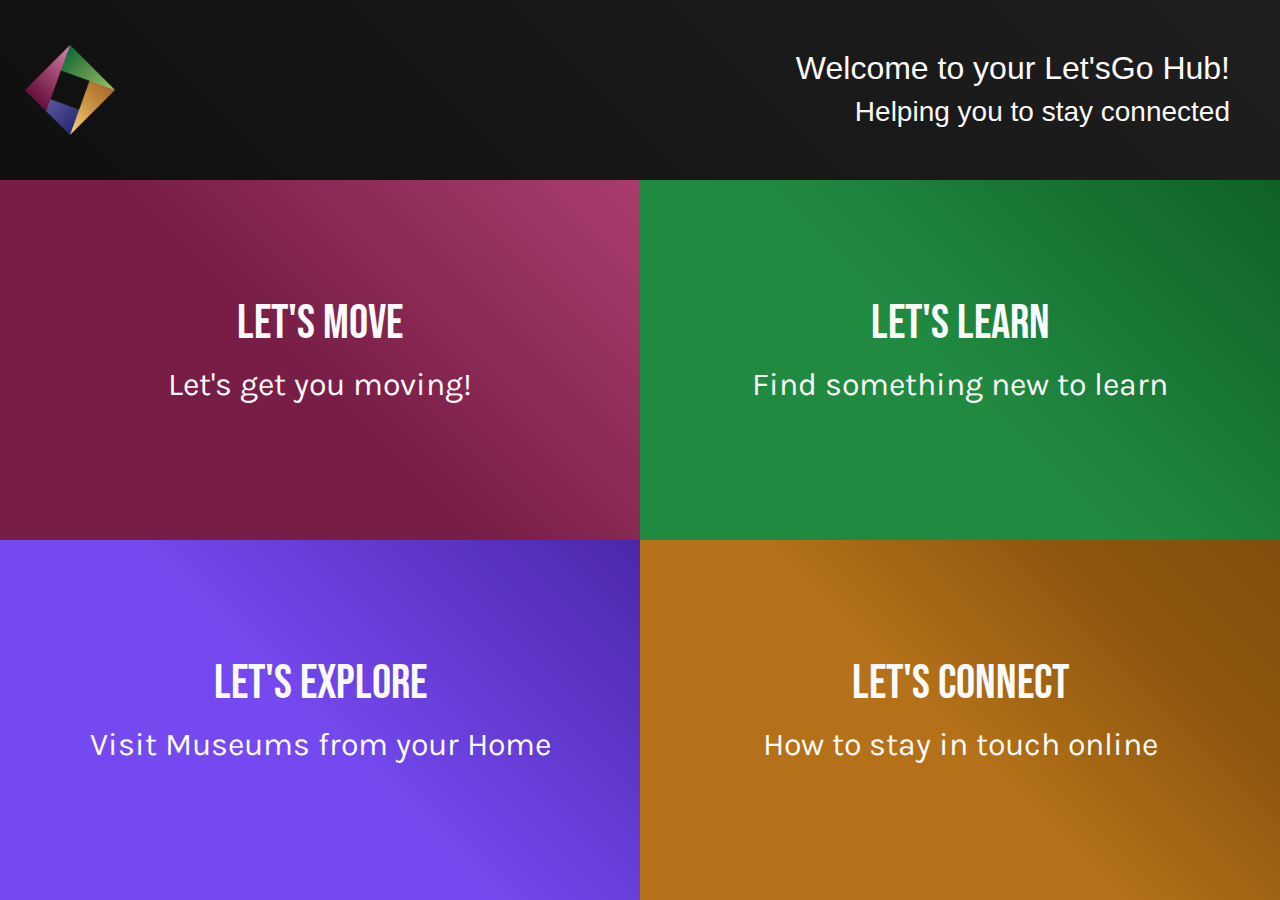
<file: index.html>
<!DOCTYPE html>
<html lang="en">

<head>
	<link rel="icon" type="assets/images/logo.png" href="assets/images/logo.png" />

	<meta charset="UTF-8" />
	<meta name="viewport" content="width=device-width, initial-scale=1.0" />
	<meta http-equiv="X-UA-Compatible" content="ie=edge" />
	<link rel="stylesheet"
		href="https://cdnjs.cloudflare.com/ajax/libs/twitter-bootstrap/4.5.0/css/bootstrap.min.css" />
	<link rel="stylesheet" href="https://cdnjs.cloudflare.com/ajax/libs/font-awesome/5.13.0/css/all.min.css" />
	<link rel="stylesheet" href="assets/css/style.css" />
	<title>Connecting Together Team 7</title>
</head>

<body>
	<header>
		<div class="logo-lp">
			<a href="index.html">
				<img src="assets/images/logo.png">
        </a>
		</div>
		<div class="header-text">
			<h1>Welcome to your Let'sGo Hub!</h1>
			<h2>Helping you to stay connected</h2>
			<p>Choose a Category and let's going!</p>
		</div>
	</header>
	<div class="nav-container">
		<a href="move.html" class="nav-links">
			<div class="quadrant q-1">
				<div class="nav-text">
					<h2 class="h2-font">Let's Move</h2>
					<p>Let's get you moving!</p>
				</div>
			</div>
		</a>

		<a href="learn.html" class="nav-links">
			<div class="quadrant q-2">
				<div class="nav-text">
					<h2 class="h2-font">Let's Learn</h2>
					<p>Find something new to learn</p>
				</div>
			</div>
		</a>

		<a href="explore.html" class="nav-links">
			<div class="quadrant q-3">
				<div class="nav-text">
					<h2 class="h2-font">Let's explore</h2>
					<p>Visit Museums from your Home</p>
				</div>
			</div>
		</a>
		<a href="connect.html" class="nav-links">
			<div class="quadrant q-4">
				<div class="nav-text">
					<h2 class="h2-font">Let's Connect</h2>
					<p>How to stay in touch online</p>
				</div>
			</div>
		</a>
	</div>

	<script src="https://cdnjs.cloudflare.com/ajax/libs/jquery/3.5.1/jquery.slim.min.js"></script>
	<script src="https://cdnjs.cloudflare.com/ajax/libs/popper.js/1.16.1/umd/popper.min.js"></script>
	<script src="https://cdnjs.cloudflare.com/ajax/libs/twitter-bootstrap/4.5.0/js/bootstrap.min.js"></script>
</body>

</html>
</file>
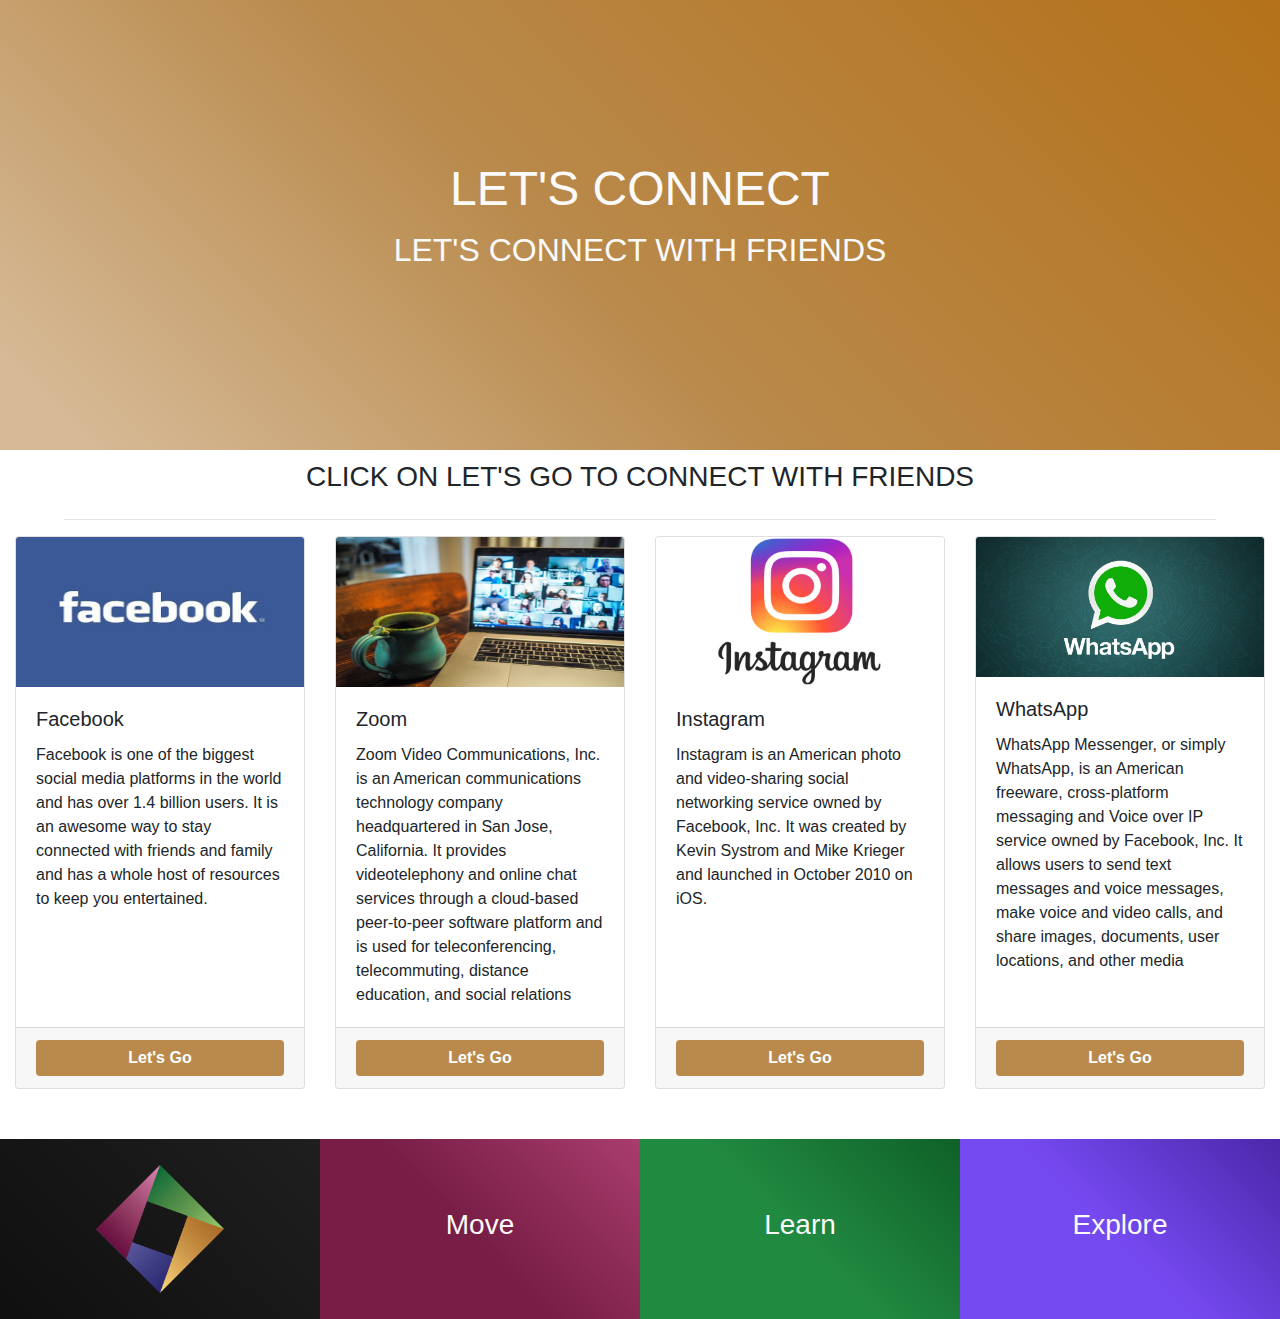
<file: connect.html>
<!DOCTYPE html>
<html lang="en">
  <head>
    <meta charset="UTF-8" />
    <meta name="viewport" content="width=device-width, initial-scale=1.0" />
    <meta http-equiv="X-UA-Compatible" content="ie=edge" />
    <link rel="icon" type="assets/images/logo.png" href="assets/images/logo.png"/>
    <link
      rel="stylesheet"
      href="https://cdnjs.cloudflare.com/ajax/libs/twitter-bootstrap/4.5.0/css/bootstrap.min.css"
    />
    <link
      rel="stylesheet"
      href="https://cdnjs.cloudflare.com/ajax/libs/font-awesome/5.13.0/css/all.min.css"
    />
    <link rel="stylesheet" href="assets/css/connect.css" />
    <title>Document</title>
</head>
<body>
    <div class="nav-container">
      <a href="index.html" class="nav-links">
        <div class="hero-connect main">
          <div class="nav-text">
            <h2>Let's Connect</h2>
            <p>Let's Connect With Friends</p> 
            
          </div>
        </div>
      </a>
      </div>
<!---------------------------------------------------------------------------------------Card Deck-->
<h3 class="connect-h3">Click on let's go to connect with friends</h3>
<h3 class="connect-h3-2">Scroll through to find places to connect with friends</h3>
<hr class="hr-rule">
<div class="card-deck">

    <!------------------------------------------------------------------------------------------------------------------------------------Facebook Modal-->
		<div class="card">
			<img src="assets/images/learn-facebook.jpg" class="card-img-top" alt="facebook on a computer"/>
			<div class="card-body">
				<h5 class="card-title">Facebook</h5>
				<p class="card-text">
					Facebook is one of the biggest social media platforms in the world and has over 1.4 billion users. It is an awesome way to stay connected with friends and family and has a whole host of resources to keep you entertained.
				</p>
			</div>
			<div class="card-footer">
				<button type="button" class="btn btn-success btn-block" data-toggle="modal" data-target="#facebookModalCenter">
            Let's Go
          </button>
				<!-- Modal -->
				<div class="modal fade" id="facebookModalCenter" tabindex="-1" role="dialog"
					aria-labelledby="facebookModalCenterTitle" aria-hidden="true">
					<div class="modal-dialog modal-dialog-centered" role="document">
						<div class="modal-content">
							<div class="modal-header">
								<h5 class="modal-title" id="facebookModalLongTitle">Facebook</h5>
								<button type="button" class="close" data-dismiss="modal" aria-label="Close">
                    <span aria-hidden="true">&times;</span>
                  </button>
							</div>
							<div class="modal-body">
								<div class="videoWrapper">
									<!-- Copy & Pasted from YouTube -->
									<iframe width="560" height="315" src="https://www.youtube.com/embed/ZSFyB_I9QnI" frameborder="0" allow="accelerometer; autoplay; encrypted-media; gyroscope; picture-in-picture" allowfullscreen></iframe>
								</div>
							</div>
							<div class="modal-footer">
								<button type="button" class="btn btn-success" data-dismiss="modal">
                    Close
                  </button>
							</div>
						</div>
					</div>
				</div>
			</div>
		</div>
        <!--------------------------------------------------------------------------------------------------------------Zoom-->

  <div class="card">
			<img src="assets/images/learn-zoom.jpg" class="card-img-top" alt="picture of confrence call on zoom"/>
			<div class="card-body">
				<h5 class="card-title">Zoom</h5>
				<p class="card-text">
					Zoom Video Communications, Inc. is an American communications technology company headquartered in San Jose, California. It provides videotelephony and online chat services through a cloud-based peer-to-peer software platform and is used for teleconferencing, telecommuting, distance education, and social relations
				</p>
			</div>
			<div class="card-footer">
				<button type="button" class="btn btn-success btn-block" data-toggle="modal" data-target="#zoomModalCenter">
            Let's Go
          </button>
				<!-- Modal -->
				<div class="modal fade" id="zoomModalCenter" tabindex="-1" role="dialog"
					aria-labelledby="zoomModalCenterTitle" aria-hidden="true">
					<div class="modal-dialog modal-dialog-centered" role="document">
						<div class="modal-content">
							<div class="modal-header">
								<h5 class="modal-title" id="zoomModalLongTitle">Zoom</h5>
								<button type="button" class="close" data-dismiss="modal" aria-label="Close">
                    <span aria-hidden="true">&times;</span>
                  </button>
							</div>
							<div class="modal-body">
								<div class="videoWrapper">
									<!-- Copy & Pasted from YouTube -->
									<iframe width="560" height="315" src="https://www.youtube.com/embed/hEQei3vnEV8" frameborder="0" allow="accelerometer; autoplay; encrypted-media; gyroscope; picture-in-picture" allowfullscreen></iframe>
								</div>
							</div>
							<div class="modal-footer">
								<button type="button" class="btn btn-success" data-dismiss="modal">
                    Close
                  </button>
							</div>
						</div>
					</div>
				</div>
			</div>
		</div>
        <!------------------------------------------------------------------------------------------------------------------------------------------Insta--->
   <div class="card">
			<img src="assets/images/learn-insta.jpg" class="card-img-top" alt="picture of confrence call on zoom"/>
			<div class="card-body">
				<h5 class="card-title">Instagram</h5>
				<p class="card-text">
					Instagram is an American photo and video-sharing social networking service owned by Facebook, Inc. It was created by Kevin Systrom and Mike Krieger and launched in October 2010 on iOS.
				</p>
			</div>
			<div class="card-footer">
				<button type="button" class="btn btn-success btn-block" data-toggle="modal" data-target="#instaModalCenter">
            Let's Go
          </button>
				<!-- Modal -->
				<div class="modal fade" id="instaModalCenter" tabindex="-1" role="dialog"
					aria-labelledby="instaModalCenterTitle" aria-hidden="true">
					<div class="modal-dialog modal-dialog-centered" role="document">
						<div class="modal-content">
							<div class="modal-header">
								<h5 class="modal-title" id="instaModalLongTitle">Instagram</h5>
								<button type="button" class="close" data-dismiss="modal" aria-label="Close">
                    <span aria-hidden="true">&times;</span>
                  </button>
							</div>
							<div class="modal-body">
								<div class="videoWrapper">
									<!-- Copy & Pasted from YouTube -->
									<iframe width="560" height="315" src="https://www.youtube.com/embed/bLTDZbzKRew" frameborder="0" allow="accelerometer; autoplay; encrypted-media; gyroscope; picture-in-picture" allowfullscreen></iframe>
								</div>
							</div>
							<div class="modal-footer">
								<button type="button" class="btn btn-success" data-dismiss="modal">
                    Close
                  </button>
							</div>
						</div>
					</div>
				</div>
			</div>
		</div>

  <!-------------------------------------------------------------------------------------------------------------------------------------------------------Whatsapp-->
  <div class="card">
			<img src="assets/images/learn-whatsapp.jpg" class="card-img-top" alt="image of whatsapp logo"/>
			<div class="card-body">
				<h5 class="card-title">WhatsApp</h5>
				<p class="card-text">
					WhatsApp Messenger, or simply WhatsApp, is an American freeware, cross-platform messaging and Voice over IP service owned by Facebook, Inc. It allows users to send text messages and voice messages, make voice and video calls, and share images, documents, user locations, and other media
				</p>
			</div>
			<div class="card-footer">
				<button type="button" class="btn btn-success btn-block" data-toggle="modal" data-target="#whatsModalCenter">
            Let's Go
          </button>
				<!-- Modal -->
				<div class="modal fade" id="whatsModalCenter" tabindex="-1" role="dialog"
					aria-labelledby="whatsModalCenterTitle" aria-hidden="true">
					<div class="modal-dialog modal-dialog-centered" role="document">
						<div class="modal-content">
							<div class="modal-header">
								<h5 class="modal-title" id="whatsModalLongTitle">WhatsApp</h5>
								<button type="button" class="close" data-dismiss="modal" aria-label="Close">
                    <span aria-hidden="true">&times;</span>
                  </button>
							</div>
							<div class="modal-body">
								<div class="videoWrapper">
									<!-- Copy & Pasted from YouTube -->
									<iframe width="560" height="315" src="https://www.youtube.com/embed/k-vm46ldvhI" frameborder="0" allow="accelerometer; autoplay; encrypted-media; gyroscope; picture-in-picture" allowfullscreen></iframe>
								</div>
							</div>
							<div class="modal-footer">
								<button type="button" class="btn btn-success" data-dismiss="modal">
                    Close
                  </button>
							</div>
						</div>
					</div>
				</div>
			</div>
		</div>
</div>
        <footer>
    <div class="logo-container">
       <a href="index.html">  <img src="assets/images/logo.png" alt="Let's Go Company Logo"> </a>
    </div>

    <div class="text-container move">
        <a href="move.html"><h3>Move</h3></a>
    </div>
    <div class="text-container learn">
       <a href="learn.html"><h3>Learn</h3></a>
    </div>
    <div class="text-container explore">
       <a href="explore.html"><h3>Explore</h3></a>
    </div>
</footer>


   

     <script src="https://cdnjs.cloudflare.com/ajax/libs/jquery/3.5.1/jquery.slim.min.js"></script>
    <script src="https://cdnjs.cloudflare.com/ajax/libs/popper.js/1.16.1/umd/popper.min.js"></script>
    <script src="https://cdnjs.cloudflare.com/ajax/libs/twitter-bootstrap/4.5.0/js/bootstrap.min.js"></script>
</body>
</html>
</file>
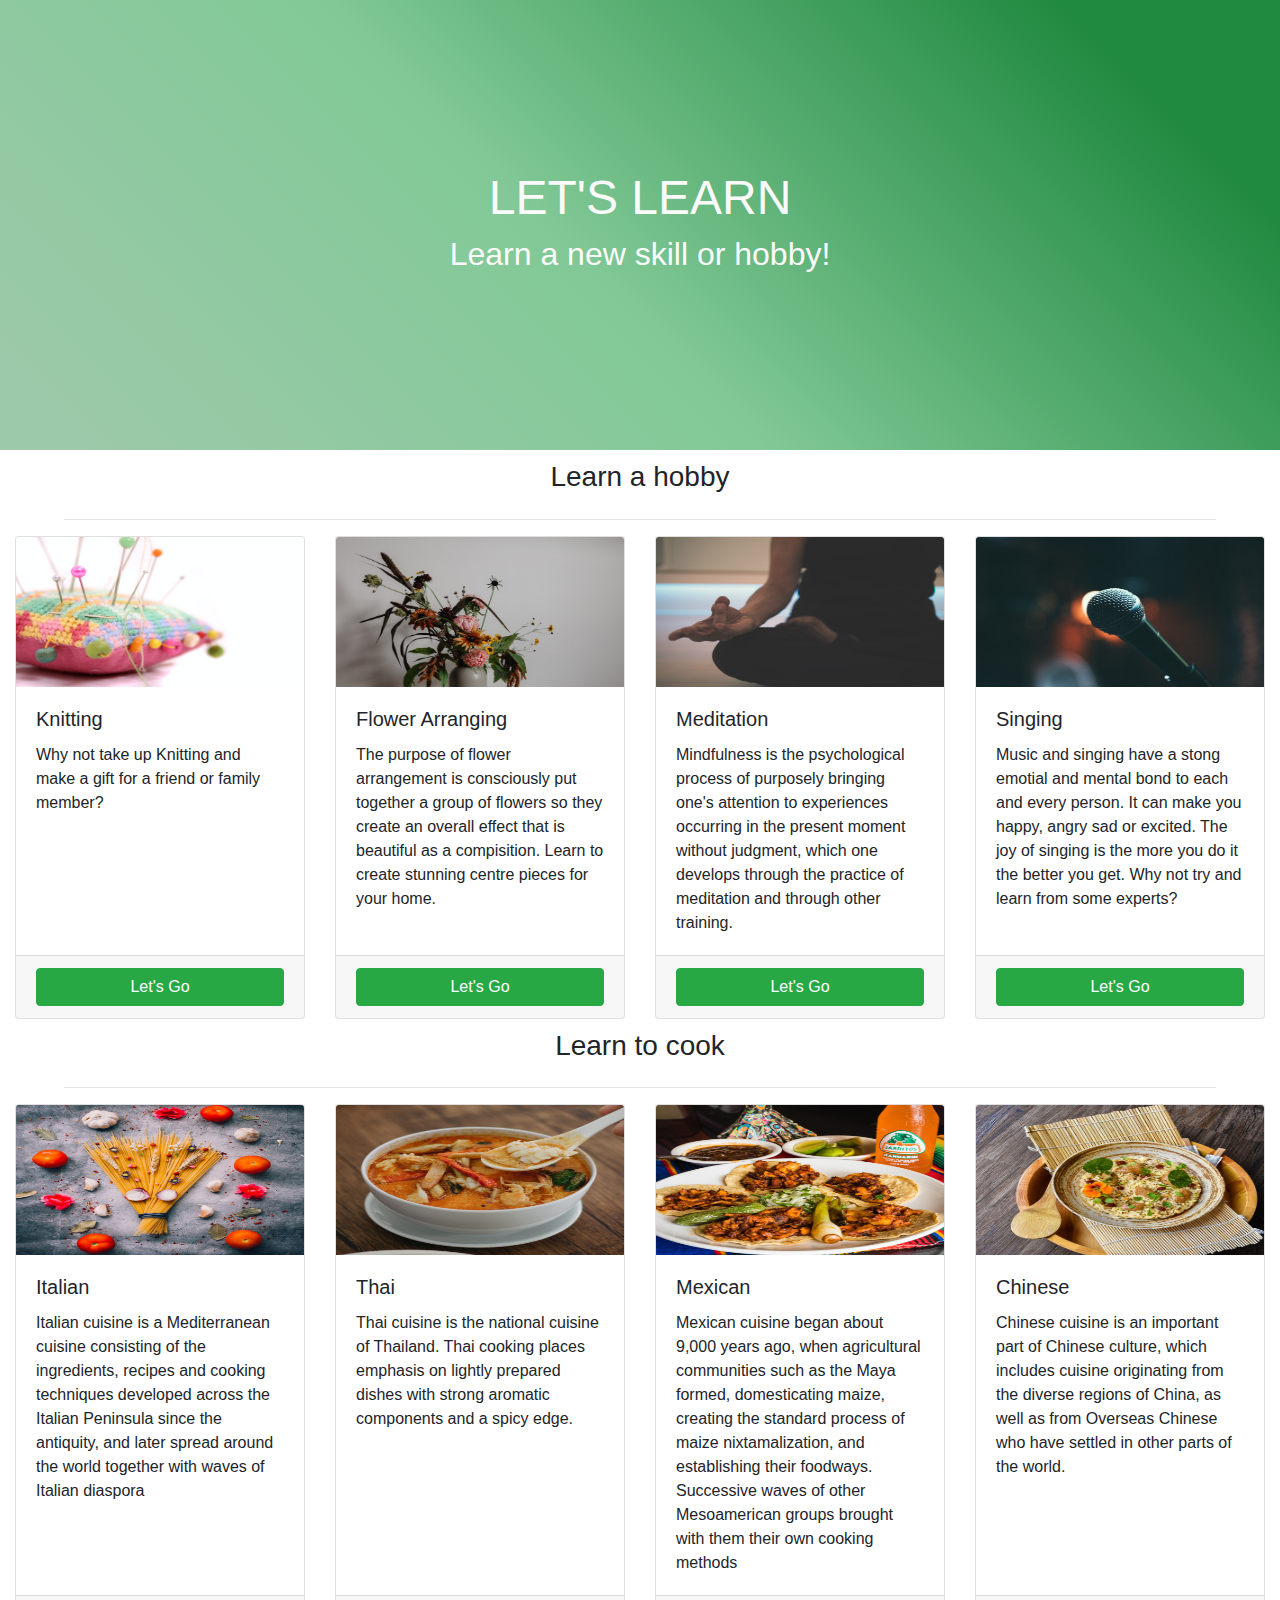
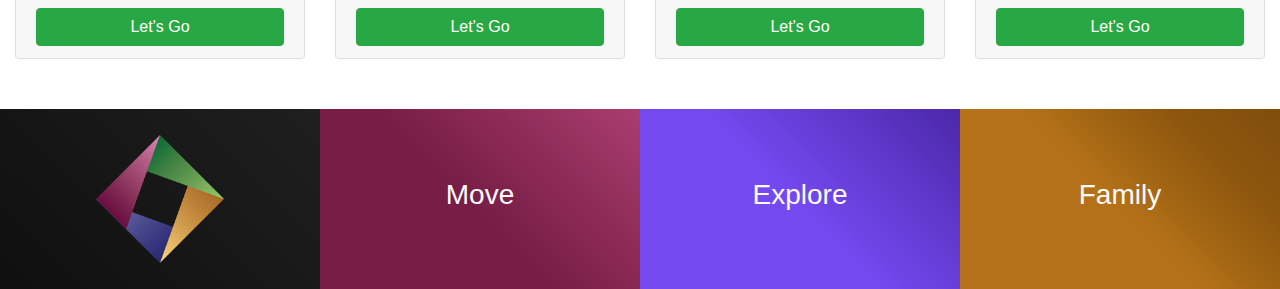
<file: learn.html>
<!DOCTYPE html>
<html lang="en">

<head>
	<meta charset="UTF-8" />
	<meta name="viewport" content="width=device-width, initial-scale=1.0" />
	<meta http-equiv="X-UA-Compatible" content="ie=edge" />
    <link rel="icon" type="assets/images/logo.png" href="assets/images/logo.png"/>
	<link rel="stylesheet"
		href="https://cdnjs.cloudflare.com/ajax/libs/twitter-bootstrap/4.5.0/css/bootstrap.min.css" />
	<link rel="stylesheet" href="https://cdnjs.cloudflare.com/ajax/libs/font-awesome/5.13.0/css/all.min.css" />
	<link rel="stylesheet" href="assets/css/learn.css" />
	<title>Document</title>
</head>

<body>
	<div class="nav-container">
		<a href="index.html" class="nav-links">
			<div class="hero-learn main">
				<div class="nav-text">
					<h2>Let's Learn</h2>
					<h5>Learn a new skill or hobby!</h5>
                    
				</div>
			</div>
            </a>
	</div>
	<!------------------------------------------------------------------------------------------------------------------------------------Card Deck-->
	<h3 class="learn-h3">Learn a hobby</h3>
	<hr class="hr-rule" />
	<div class="card-deck">

    <!------------------------------------------------------------------------------------------------------------------------------------Email Modal-->
		<div class="card">
			<img src="assets/images/learn-knitting.jpg" class="card-img-top" alt="wool and knitting needles"/>
			<div class="card-body">
				<h5 class="card-title">Knitting</h5>
				<p class="card-text myP">
					Why not take up Knitting and make a gift for a friend or family member?
				</p>
			</div>
			<div class="card-footer">
				<button type="button" class="btn btn-success btn-block" data-toggle="modal" data-target="#knittingModalCenter">
            Let's Go
          </button>
				<!-- Modal -->
				<div class="modal fade" id="knittingModalCenter" tabindex="-1" role="dialog"
					aria-labelledby="knittingModalCenterTitle" aria-hidden="true">
					<div class="modal-dialog modal-dialog-centered" role="document">
						<div class="modal-content">
							<div class="modal-header">
								<h5 class="modal-title" id="knittingModalLongTitle">Knitting</h5>
								<button type="button" class="close" data-dismiss="modal" aria-label="Close">
                    <span aria-hidden="true">&times;</span>
                  </button>
							</div>
							<div class="modal-body">
								<div class="videoWrapper">
									<!-- Copy & Pasted from YouTube -->
									<iframe width="560" height="315" src="https://www.youtube.com/embed/hM5M2Fu0RtY" frameborder="0" allow="accelerometer; autoplay; encrypted-media; gyroscope; picture-in-picture" allowfullscreen></iframe>
								</div>
							</div>
							<div class="modal-footer">
								<button type="button" class="btn btn-success" data-dismiss="modal">
                    Close
                  </button>
							</div>
						</div>
					</div>
				</div>
			</div>
		</div>
<!------------------------------------------------------------------------------------------------------------------------------------Facebook Modal-->
		<div class="card">
			<img src="assets/images/learn-flower.jpg" class="card-img-top" alt="flower arrangement on a table"/>
			<div class="card-body">
				<h5 class="card-title">Flower Arranging</h5>
				<p class="card-text">
					The purpose of flower arrangement is consciously put together a group of flowers so they create an overall effect that is beautiful as a compisition. Learn to create stunning centre pieces for your home.
				</p>
			</div>
			<div class="card-footer">
				<button type="button" class="btn btn-success btn-block" data-toggle="modal" data-target="#flowerModalCenter">
            Let's Go
          </button>
				<!-- Modal -->
				<div class="modal fade" id="flowerModalCenter" tabindex="-1" role="dialog"
					aria-labelledby="flowerModalCenterTitle" aria-hidden="true">
					<div class="modal-dialog modal-dialog-centered" role="document">
						<div class="modal-content">
							<div class="modal-header">
								<h5 class="modal-title" id="flowerModalLongTitle">
									Flower Arranging
								</h5>
								<button type="button" class="close" data-dismiss="modal" aria-label="Close">
                    <span aria-hidden="true">&times;</span>
                  </button>
							</div>
							<div class="modal-body">
								<div class="videoWrapper">
									<!-- Copy & Pasted from YouTube -->
									<iframe width="560" height="315" src="https://www.youtube.com/embed/sn6ZQHWwPm4" frameborder="0" allow="accelerometer; autoplay; encrypted-media; gyroscope; picture-in-picture" allowfullscreen></iframe>
								</div>
							</div>
							<div class="modal-footer">
								<button type="button" class="btn btn-success" data-dismiss="modal">
                    Close
                  </button>
							</div>
						</div>
					</div>
				</div>
			</div>
		</div>
<!------------------------------------------------------------------------------------------------------------------------------------Youtube Modal-->
		<div class="card">
			<img src="assets/images/learn-meditation.jpg" class="card-img-top" alt="picture of person meditating"/>
			<div class="card-body">
				<h5 class="card-title">Meditation</h5>
				<p class="card-text">
					Mindfulness is the psychological process of purposely bringing one's attention to experiences occurring in the present moment without judgment, which one develops through the practice of meditation and through other training.
				</p>
			</div>
			<div class="card-footer">

				<!-- Button trigger modal -->
				<button type="button" class="btn btn-success btn-block" data-toggle="modal" data-target="#meditationModalCenter">
            Let's Go
          </button>

				<!-- Modal -->
				<div class="modal fade" id="meditationModalCenter" tabindex="-1" role="dialog"
					aria-labelledby="meditationModalCenterTitle" aria-hidden="true">
					<div class="modal-dialog modal-dialog-centered" role="document">
						<div class="modal-content">
							<div class="modal-header">
								<h5 class="modal-title" id="meditationModalLongTitle">
									Meditation & Mindfullness
								</h5>
								<button type="button" class="close" data-dismiss="modal" aria-label="Close">
                    <span aria-hidden="true">&times;</span>
                  </button>
							</div>
							<div class="modal-body">
								<div class="videoWrapper">
									<!-- Copy & Pasted from YouTube -->
									<iframe width="560" height="315" src="https://www.youtube.com/embed/wPUWdhHDKS4" frameborder="0" allow="accelerometer; autoplay; encrypted-media; gyroscope; picture-in-picture" allowfullscreen></iframe>
								</div>
							</div>
							<div class="modal-footer">
								<button type="button" class="btn btn-success" data-dismiss="modal">
                    Close
                  </button>
							</div>
						</div>
					</div>
				</div>
			</div>
		</div>
<!------------------------------------------------------------------------------------------------------------------------------------Zoom Modal-->
		<div class="card">
			<img src="assets/images/learn-singing.jpg" class="card-img-top" alt="A microphone in dim light"/>
			<div class="card-body">
				<h5 class="card-title">Singing</h5>
				<p class="card-text">
					Music and singing have a stong emotial and mental bond to each and every person. It can make you happy, angry sad or excited. The joy of singing is the more you do it the better you get. Why not try and learn from some experts?
				</p>
			</div>
			<div class="card-footer">
				<button type="button" class="btn btn-success btn-block" data-toggle="modal" data-target="#singingModalCenter">
            Let's Go
          </button>
				<!-- Modal -->
				<div class="modal fade" id="singingModalCenter" tabindex="-1" role="dialog"
					aria-labelledby="singingModalCenterTitle" aria-hidden="true">
					<div class="modal-dialog modal-dialog-centered" role="document">
						<div class="modal-content">
							<div class="modal-header">
								<h5 class="modal-title" id="singingModalLongTitle">Singing & Music</h5>
								<button type="button" class="close" data-dismiss="modal" aria-label="Close">
                    <span aria-hidden="true">&times;</span>
                  </button>
							</div>
							<div class="modal-body">
								<div class="videoWrapper">
									<!-- Copy & Pasted from YouTube -->
									<iframe width="560" height="315" src="https://www.youtube.com/embed/Jn_IIOyTr_A" frameborder="0" allow="accelerometer; autoplay; encrypted-media; gyroscope; picture-in-picture" allowfullscreen></iframe>
								</div>
							</div>
							<div class="modal-footer">
								<button type="button" class="btn btn-success" data-dismiss="modal">
                  Close
                  </button>
							</div>
						</div>
					</div>
				</div>
			</div>
		</div>
	</div>
	<!------------------------------------------------------------------------------------------Food group cards-->
	<h3 class="learn-h3">Learn to cook</h3>

	<hr class="hr-rule" />

	<div class="card-deck">
    <!------------------------------------------------------------------------------------------------------------------------------------Italian Modal-->
		<div class="card">
			<img src="assets/images/learn-italian.jpg" class="card-img-top" alt="pasta on a table with spices"/>
			<div class="card-body">
				<h5 class="card-title">Italian</h5>
				<p class="card-text">
					Italian cuisine is a Mediterranean cuisine consisting of the ingredients, recipes and cooking techniques developed across the Italian Peninsula since the antiquity, and later spread around the world together with waves of Italian diaspora
				</p>
			</div>
			<div class="card-footer">
				<button type="button" class="btn btn-success  btn-block" data-toggle="modal" data-target="#italianModal">Let's Go</button>
				<!-- Modal -->
				<div class="modal fade" id="italianModal" tabindex="-1" role="dialog"
					aria-labelledby="italianModalCenterTitle" aria-hidden="true">
					<div class="modal-dialog modal-dialog-centered" role="document">
						<div class="modal-content">
							<div class="modal-header">
								<h5 class="modal-title" id="exampleModalLongTitle">
									Learn to Cook Italian
								</h5>
								<button type="button" class="close" data-dismiss="modal" aria-label="Close"><span aria-hidden="true">&times;</span></button>
							</div>
							<div class="modal-body">
								<div class="videoWrapper">
									<!-- Copy & Pasted from YouTube -->
									<iframe width="560" height="315" src="https://www.youtube.com/embed/MyPKPRv0q7s"
										frameborder="0"
										allow="accelerometer; autoplay; encrypted-media; gyroscope; picture-in-picture"
										allowfullscreen></iframe>
								</div>
							</div>
							<div class="modal-footer">
								<button type="button" class="btn btn-success" data-dismiss="modal">Close</button>
							</div>
						</div>
					</div>
				</div>
			</div>
		</div>
<!------------------------------------------------------------------------------------------------------------------------------------Thai Modal-->
		<div class="card">
			<img src="assets/images/learn-thai.jpg" class="card-img-top" alt="thai curry in a bowl"/>
			<div class="card-body">
				<h5 class="card-title">Thai</h5>
				<p class="card-text">
					Thai cuisine is the national cuisine of Thailand. Thai cooking places emphasis on lightly prepared dishes with strong aromatic components and a spicy edge.
				</p>
			</div>
			<div class="card-footer">
				<button type="button" class="btn btn-success btn-block" data-toggle="modal" data-target="#thaiModalCenter">Let's Go</button>

				<!-- Modal -->
				<div class="modal fade" id="thaiModalCenter" tabindex="-1" role="dialog"
					aria-labelledby="thaiModalCenterTitle" aria-hidden="true">
					<div class="modal-dialog modal-dialog-centered" role="document">
						<div class="modal-content">
							<div class="modal-header">
								<h5 class="modal-title" id="thaiModalLongTitle">Learn to cook Thai food</h5>
								<button type="button" class="close" data-dismiss="modal" aria-label="Close">
          <span aria-hidden="true">&times;</span>
        </button>
							</div>
							<div class="modal-body">
								<div class="videoWrapper">
									<!-- Copy & Pasted from YouTube -->
									<iframe width="560" height="315" src="https://www.youtube.com/embed/6kB3sfLM29Y"
										frameborder="0"
										allow="accelerometer; autoplay; encrypted-media; gyroscope; picture-in-picture"
										allowfullscreen></iframe>
								</div>
							</div>
							<div class="modal-footer">
								<button type="button" class="btn btn-success" data-dismiss="modal">Close</button>
							</div>
						</div>
					</div>
				</div>
			</div>
		</div>
<!------------------------------------------------------------------------------------------------------------------------------------Mexican Modal-->
		<div class="card">
			<img src="assets/images/learn-mexican.jpg" class="card-img-top" alt="plate of mexican foods"/>
			<div class="card-body">
				<h5 class="card-title">Mexican</h5>
				<p class="card-text">
					Mexican cuisine began about 9,000 years ago, when agricultural communities such as the Maya formed, domesticating maize, creating the standard process of maize nixtamalization, and establishing their foodways. Successive waves of other Mesoamerican groups brought with them their own cooking methods
				</p>
			</div>

			<div class="card-footer">
				<button type="button" class="btn btn-success btn-block" data-toggle="modal" data-target="#mexicanModalCenter">
  Let's Go
</button>

				<div class="modal fade" id="mexicanModalCenter" tabindex="-1" role="dialog"
					aria-labelledby="mexicanModalCenterTitle" aria-hidden="true">
					<div class="modal-dialog modal-dialog-centered" role="document">
						<div class="modal-content">
							<div class="modal-header">
								<h5 class="modal-title" id="mexicanModalLongTitle">Learn to cook mexican</h5>
								<button type="button" class="close" data-dismiss="modal" aria-label="Close">
          <span aria-hidden="true">&times;</span>
        </button>
							</div>
							<div class="modal-body">
								<div class="videoWrapper">
									<!-- Copy & Pasted from YouTube -->
									<iframe width="560" height="315" src="https://www.youtube.com/embed/kfNX6bLjVaE"
										frameborder="0"
										allow="accelerometer; autoplay; encrypted-media; gyroscope; picture-in-picture"
										allowfullscreen></iframe>
								</div>
							</div>
							<div class="modal-footer">
								<button type="button" class="btn btn-success" data-dismiss="modal">Close</button>
							</div>
						</div>
					</div>
				</div>

			</div>
		</div>
		<div class="card">
			<img src="assets/images/learn-chinese.jpg" class="card-img-top" alt="picture of chinese food"/>
			<div class="card-body">
				<h5 class="card-title">Chinese</h5>
				<p class="card-text">
					Chinese cuisine is an important part of Chinese culture, which includes cuisine originating from the diverse regions of China, as well as from Overseas Chinese who have settled in other parts of the world. 
				</p>
			</div>
			<div class="card-footer">
				<button type="button" class="btn btn-success btn-block" data-toggle="modal" data-target="#chineseModalCenter">
  Let's Go
</button>
				<!-- Modal -->
				<div class="modal fade" id="chineseModalCenter" tabindex="-1" role="dialog"
					aria-labelledby="chineseModalCenterTitle" aria-hidden="true">
					<div class="modal-dialog modal-dialog-centered" role="document">
						<div class="modal-content">
							<div class="modal-header">
								<h5 class="modal-title" id="chineseModalLongTitle">Learn to cook Chinese Food</h5>
								<button type="button" class="close" data-dismiss="modal" aria-label="Close">
          <span aria-hidden="true">&times;</span>
        </button>
							</div>
							<div class="modal-body">
								<div class="videoWrapper">
									<!-- Copy & Pasted from YouTube -->
									<iframe width="560" height="315" src="https://www.youtube.com/embed/J3tCBVTgzLg"
										frameborder="0"
										allow="accelerometer; autoplay; encrypted-media; gyroscope; picture-in-picture"
										allowfullscreen></iframe>
								</div>
							</div>
							<div class="modal-footer">
								<button type="button" class="btn btn-success" data-dismiss="modal">Close</button>
							</div>
						</div>
					</div>
				</div>
			</div>
		</div>
	</div>
    <footer>
    <div class="logo-container">
       <a href="index.html">  <img src="assets/images/logo.png" alt="Let's Go Company Logo"> </a>
    </div>

    <div class="text-container move">
        <a href="move.html"><h3>Move</h3></a>
    </div>
    <div class="text-container explore">
       <a href="explore.html"><h3>Explore</h3></a>
    </div>
    <div class="text-container family">
       <a href="connect.html"><h3>Family</h3></a>
    </div>
</footer>
	<script src="https://cdnjs.cloudflare.com/ajax/libs/jquery/3.5.1/jquery.slim.min.js"></script>
	<script src="https://cdnjs.cloudflare.com/ajax/libs/popper.js/1.16.1/umd/popper.min.js"></script>
	<script src="https://cdnjs.cloudflare.com/ajax/libs/twitter-bootstrap/4.5.0/js/bootstrap.min.js"></script>
</body>

</html>
</file>
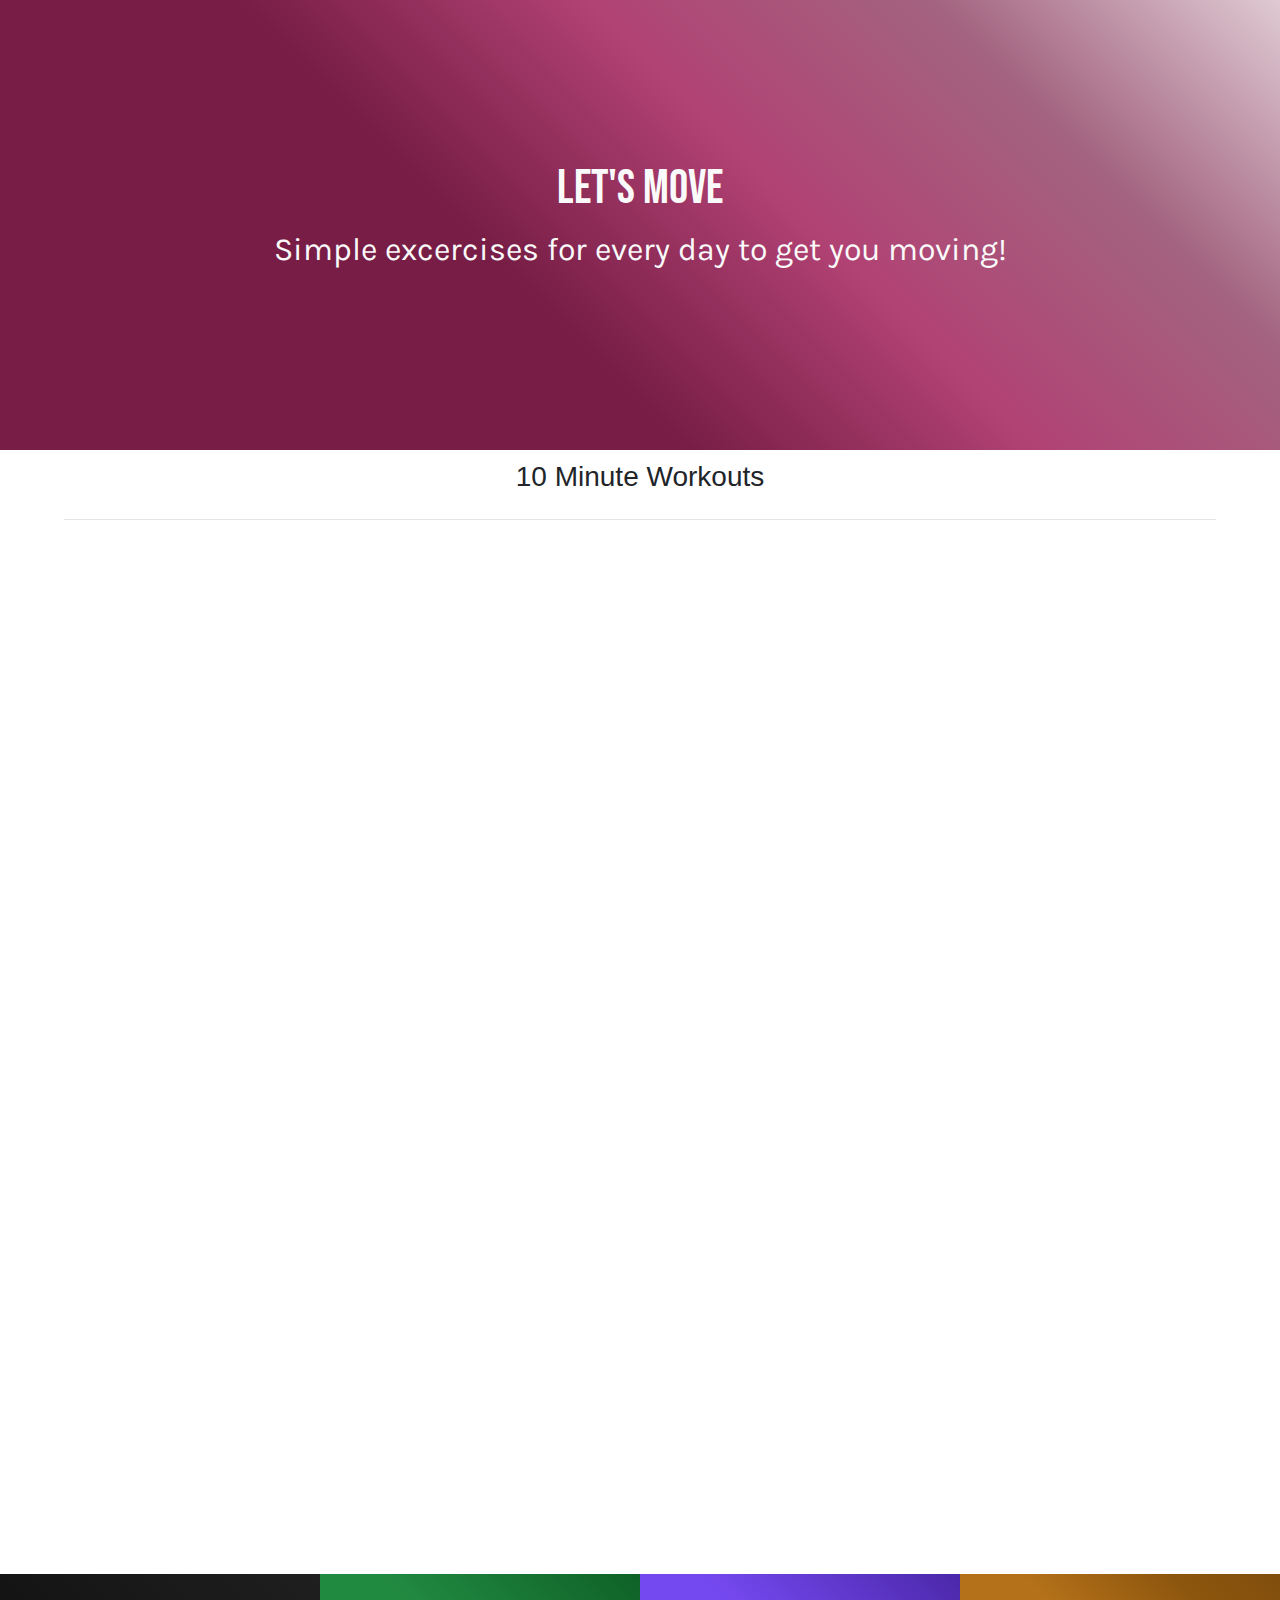
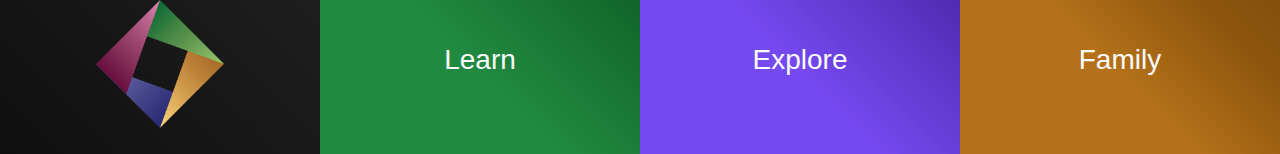
<file: move.html>
<!DOCTYPE html> 
<html lang="en">

  <head>
    <meta charset="UTF-8" />
    <meta name="viewport" content="width=device-width, initial-scale=1.0" />
       <link rel="icon" type="assets/images/logo.png" href="assets/images/logo.png"/>
    <link
      rel="stylesheet"
      href="https://cdnjs.cloudflare.com/ajax/libs/twitter-bootstrap/4.5.0/css/bootstrap.min.css"
    />
    <link
      rel="stylesheet"
      href="https://cdnjs.cloudflare.com/ajax/libs/font-awesome/5.13.0/css/all.min.css"
    />
    <link rel="stylesheet" href="assets/css/style.css" />
    <link rel="stylesheet" href="assets/css/learn.css" />
    <title>Let's Move!</title>
  </head>
  <body>
    <div class="nav-container">
      <a href="#" class="nav-links">
        <div class="hero-learn main2">
          <div class="nav-text">
            <h2>Let's Move</h2>
            <p>Simple excercises for every day to get you moving!</p>
          </div>
        </div>
      </a>
    </div>
    <!--Work out videos-->
    <h3 class="learn-h3">10 Minute Workouts</h3>
    <hr class="hr-rule" />
<div class="container">
<div class="row">
    <div class="col-12 col-md-6 video-wraper">
      <div class="iframe-container">
        <iframe
          width="560"
          height="315"
          src="https://www.youtube.com/embed/A2wp8Ipxn9s"
          frameborder="0"
          allow="accelerometer; autoplay; encrypted-media; gyroscope; picture-in-picture"
          allowfullscreen
        ></iframe>
      </div>
    </div>
    <div class="col-12 col-md-6 video-wraper">
      <div class="iframe-container">
        <iframe
          width="560"
          height="315"
          src="https://www.youtube.com/embed/ybVMu31DLQU?list=PLyCLoPd4VxBvH1ZqD6Vp6vD2C2No1cloe"
          frameborder="0"
          allow="accelerometer; autoplay; encrypted-media; gyroscope; picture-in-picture"
          allowfullscreen
        ></iframe>
      </div>
    </div>
    </div>
    <div class="row">
    <div class="col-12 col-md-6 video-wraper">
      <div class="iframe-container">
        <iframe
          width="560"
          height="315"
          src="https://www.youtube.com/embed/TeRC_4WO-Dg?list=PLyCLoPd4VxBvH1ZqD6Vp6vD2C2No1cloe"
          frameborder="0"
          allow="accelerometer; autoplay; encrypted-media; gyroscope; picture-in-picture"
          allowfullscreen
        ></iframe>
      </div>
    </div>
    <div class="col-12 col-md-6 video-wraper">
      <div class="iframe-container">
        <iframe
          width="560"
          height="315"
          src="https://www.youtube.com/embed/6Ts-deSDnRM"
          frameborder="0"
          allow="accelerometer; autoplay; encrypted-media; gyroscope; picture-in-picture"
          allowfullscreen
        ></iframe>
      </div>
    </div>
    </div>
    <div class="row">
    <div class="col-12 col-md-6 video-wraper">
      <div class="iframe-container">
        <iframe
          width="560"
          height="315"
          src="https://www.youtube.com/embed/NDLad2vOHkU"
          frameborder="0"
          allow="accelerometer; autoplay; encrypted-media; gyroscope; picture-in-picture"
          allowfullscreen
        ></iframe>
      </div>
    </div>
    <div class="col-12 col-md-6 video-wraper">
      <div class="iframe-container">
        <iframe
          width="560"
          height="315"
          src="https://www.youtube.com/embed/EhHOJywrSxI"
          frameborder="0"
          allow="accelerometer; autoplay; encrypted-media; gyroscope; picture-in-picture"
          allowfullscreen
        ></iframe>
      </div>
    </div>
</div>
</div>

<footer>
    <div class="logo-container">
       <a href="index.html">  <img src="assets/images/logo.png" alt="Let's Go Company Logo"> </a>
    </div>

    <div class="text-container learn">
        <a href="learn.html"> <h3>Learn</h3></a>
    </div>
    <div class="text-container explore">
       <a href="explore.html"> <h3>Explore</h3></a>
    </div>
    <div class="text-container family">
       <a href="connect.html">  <h3>Family</h3></a>
    </div>
</footer>
  </body>
</html>
</file>
<file: assets/css/style.css>
@import url('https://fonts.googleapis.com/css2?family=Bebas+Neue&family=Karla&display=swap');
body {
  font-family: Verdana, sans-serif;
}

header {
  width: 100%;
  height: 20vh;
 background: linear-gradient(45deg, rgb(15,15,15),rgb(32, 31, 31));
  color: #fafafa;
  display: flex;
  align-items: center;
  justify-content: center;
}

.logo-lp{
    width:20%;
    height:50%;
    
}

.logo-lp img{
    width:auto;
    height:100%;
    margin-left: 15px;
}

.header-text {
  max-width: 80%;
  text-align: right;
  margin-right: 50px;
  
}
.header-text h1 {
  margin-top: 5px;
  margin-bottom: 8px;
  font-size: 2rem;
}

.header-text h2 {
  font-size: 1.75rem;
}

.header-text p {
  margin-top: 20px;
  font-size: 1.5rem;
  display: none;
}

.logo-lp {
  margin-right: auto;
  margin-left: 10px;
}

.nav-container {
  width: 100%;
  height: 80%;
  display: flex;
  flex-wrap: wrap;
}
.quadrant {
  text-align: center;
  position: relative;
  display: flex;
  justify-content: center;
  align-items: center;

}

.nav-links {
  display: flex;
  width: 50%;
  height: 40vh;
  color: #fafafa;
  
}
.nav-links:hover {
  text-decoration: none;
}

.q-1 {
  width: 100%;
  height: 100%;
  padding: 0;
  margin: 0;
  background: linear-gradient(
    45deg,
    rgb(120, 30, 70) 40%,
    rgb(177, 66, 116),
rgb(53, 8, 27), rgb(49, 6, 25)
  );
  animation: click 1s linear forwards;
  background-size: 300% 300%;
}

.quadrant:hover{
     animation: gradient 5s ease infinite;
     
}

@keyframes gradient {
	0% {
		background-position: 0% 0%;
	}
    25%{
        background-position: 50% 50%;
    }
	50% {
		background-position: 100% 50%;
	}

    75%{
        background-position: 50% 50%;
    }
	100% {
		background-position: 0% 50%;
	}
}


.q-2 {
  width: 100%;
  height: 100%;
  padding: 0;
  margin: 0;
  background: linear-gradient(
    45deg,
    rgb(33, 138, 65) 40%,
    rgb(12, 90, 35),
    rgb(5, 48, 18),
     rgb(12, 73, 30)
  );
  animation: click 1s linear forwards;
  background-size: 300% 300%;
}



.q-3 {
  width: 100%;
  height: 100%;
  padding: 0;
  margin: 0;
  background: linear-gradient(
    45deg,
    rgb(117, 73, 240) 40%,
  rgb(44, 15, 117),
    rgb(12, 3, 39)
  );
  animation: click 1s linear forwards;
  background-size: 300% 300%;
}




.q-4 {
  width: 100%;
  height: 100%;
  padding: 0;
  margin: 0;
  background: linear-gradient(
    45deg,
    rgb(180, 113, 25) 40%,
    rgb(141, 86, 14)50%,
    rgb(95, 57, 8),
    rgb(51, 30, 3)
  );
  animation: click 1s linear forwards;
  background-size: 300% 300%;
}



.nav-text h2 {
  color: #fafafa;
  text-decoration: none;
  font-size: 3rem;
  font-family: 'Bebas Neue', cursive;
}

.nav-text p {
  color: #fafafa;
  text-decoration: none;
  font-size: 2rem;
  font-family: 'Karla', sans-serif;
}


@media screen and (max-width:992px){
    .header-text h1{
        font-size: 1.5rem;
    }
    .header-text h2 {
        font-size: 1.25rem;
    }

    .header-text p {
        font-size: 1rem;
        display: block;
    }
}

@media screen and (max-width:768px){
    .q-1, .q-2, .q-3, .q-4{
    
        animation: gradient 5s ease forwards;

    }

    .q-1{
        animation-delay: 0s;
    }

    .q-2{
         animation-delay: 3s;
    }

    .q-3{
         animation-delay: 8s;
    }

    .q-4{
         animation-delay: 13s;
    }

    @keyframes gradient {
	0% {
		background-position: 0% 0%;
	}
    25%{
        background-position: 50% 50%;
    }
	50% {
		background-position: 100% 50%;
	}

    75%{
        background-position: 50% 50%;
    }
	100% {
		background-position: 0% 50%;
	}
}


}

@media screen and (max-width:660px){
    .header-text{
        text-align: center;
        margin-top: 5px;
    }
    .nav-text h2{
        font-size: 2rem;
    }

    .nav-text p {
        font-size: 1.25rem;
    }
}
@media screen and (max-width:461px){
    .header-text{
        text-align: center;
        margin-top: 20px;
    }
    .header-text h1{
       
        font-size: 1rem;
      
    }
    .header-text h2 {
        font-size: 1rem;
    }

    .header-text p {
        font-size: 0.75rem;
    }
}

@media screen and (max-width:352px){
   .logo-lp {
    margin-left: -9px;
   }
}


/*--Let's Move section--*/

.main2 {
  width: 100%;
  height: 100%;
  padding: 0;
  margin: 0;
  background: linear-gradient(45deg,rgb(120, 30, 70) 40%, rgb(177, 66, 116),rgb(163, 100, 128),rgb(223, 202, 211)) ;
}
.iframe-container {
position: relative;
  padding-bottom: 56.25%; 
  height: 0;
}
.iframe-container iframe{
  position: absolute;
  top:0;
  left: 0;
  width: 100%;
  height: 100%;
}
.video-wraper {

    padding: 10px;
}




/* Move Section */


footer{
    margin-top: 50px;
    display: flex;
    height:20vh;
    align-items:center;
    text-align: center;
}
.logo-container{
    max-width:25%;
    height:100%;
    display: flex;
    align-items: center;
    justify-content: center;
    background: linear-gradient(45deg, rgb(15,15,15),rgb(32, 31, 31));
}
.logo-container img {
    width:40%;
    height:auto;
}

.text-container {
    min-width:25%;
    height:100%;
    text-align: center;
}

.text-container a {
color:#fafafa;
width:100%;
height:100%;
 display: flex;
  justify-content: center;
  align-items: center;
  text-decoration: none;
  
}

.text-container a:hover{
    text-decoration: none;
}


.learn{
    background: linear-gradient(
    45deg,
    rgb(33, 138, 65) 40%,
    rgb(12, 90, 35),
    rgb(5, 48, 18),
     rgb(12, 73, 30)
  );
   background-size: 300% 300%;
}
.explore{
    background: linear-gradient(
    45deg,
    rgb(117, 73, 240) 40%,
  rgb(44, 15, 117),
    rgb(12, 3, 39)
  );
   background-size: 300% 300%;
}

.family{
    background: linear-gradient(
    45deg,
    rgb(180, 113, 25) 40%,
    rgb(141, 86, 14)50%,
    rgb(95, 57, 8),
    rgb(51, 30, 3)
  );
   background-size: 300% 300%;
}


.learn:hover, .explore:hover, .family:hover{
     animation: footer 5s ease infinite;
     
}

@keyframes footer {
	0% {
		background-position: 0% 0%;
	}
    25%{
        background-position: 50% 50%;
    }
	50% {
		background-position: 100% 50%;
	}

    75%{
        background-position: 50% 50%;
    }
	100% {
		background-position: 0% 50%;
	}
}



@media screen and (max-width: 488px) {
  footer {
    flex-wrap: wrap;
  }
  .logo-container {
    max-width: 50%;
  }

  .text-container {
    width: 50%;
  }
}
</file>
<file: assets/css/connect.css>
@import url('https://fonts.googleapis.com/css2?family=Bebas+Neue&family=Karla&display=swap');
body {
  font-family: Verdana, sans-serif;
}

.nav-container {
  width: 100%;
  height: 100%;
  display: flex;
  flex-wrap: wrap;
}
.hero-connect {
  text-align: center;
  position: relative;
  display: flex;
  justify-content: center;
  align-items: center;
}

.nav-links {
  display: flex;
  width: 100%;
  height: 50vh;
  color: #fafafa;
}
.nav-links:hover {
  text-decoration: none;
}

.main {
  width: 100%;
  height: 100%;
  padding: 0;
  margin: 0;
  background: linear-gradient(
      45deg,
      rgba(214, 186, 150) 5%,
      rgba(185, 138, 76) 44%,
      rgba(180, 113, 25)
    )
    87%;
}

.nav-text h2 {
  color: #fafafa;
  text-decoration: none;
  font-size: 3rem;
  text-transform: uppercase;
}

.nav-text p {
  color: #fafafa;
  text-decoration: none;
  font-size: 2rem;
  text-transform: uppercase;
}

.card-deck {
  margin: 0;
}

.hr-rule {
  width: 90%;
  margin-left: 5%;
  margin-top: 25px;
}
.connect-h3 {
  text-transform: uppercase;
  text-align: center;
  margin-top: 10px;
}

.connect-h3-2 {
  text-align: center;
  margin-top: 10px;
  display: none;
}

img.card-img-top {
  max-height: 150px;
  min-height: 110px;
}

.videoWrapper {
  position: relative;
  padding-bottom: 56.25%; /* 16:9 */
  height: 0;
}
.videoWrapper iframe {
  position: absolute;
  top: 0;
  left: 0;
  width: 100%;
  height: 100%;
}

.card-footer .btn {
  text-align: center;
  font-weight: bold;
  width: 100%;
  background-color: rgb(185, 138, 76);
  border: none;
}

.card-footer .btn:hover {
  background-color: rgb(180, 113, 25);
  color: #fff;
}

footer {
  margin-top: 50px;
  display: flex;
  height: 20vh;
  align-items: center;
  text-align: center;
}
.logo-container {
  max-width: 25%;
  height: 100%;
  display: flex;
  align-items: center;
  justify-content: center;
  background: linear-gradient(45deg, rgb(15, 15, 15), rgb(32, 31, 31));
}
.logo-container img {
  width: 40%;
  height: auto;
}

.text-container {
  min-width: 25%;
  height: 100%;
  text-align: center;
}

.text-container a {
  color: #fafafa;
  width: 100%;
  height: 100%;
  display: flex;
  justify-content: center;
  align-items: center;
  text-decoration: none;
}

.text-container a:hover {
  text-decoration: none;
}
.move {
  background: linear-gradient(
    45deg,
    rgb(120, 30, 70) 40%,
    rgb(177, 66, 116),
    rgb(53, 8, 27),
    rgb(49, 6, 25)
  );
  background-size: 300% 300%;
}

.learn {
  background: linear-gradient(
    45deg,
    rgb(33, 138, 65) 40%,
    rgb(12, 90, 35),
    rgb(5, 48, 18),
    rgb(12, 73, 30)
  );
  background-size: 300% 300%;
}
.explore {
  background: linear-gradient(
    45deg,
    rgb(117, 73, 240) 40%,
    rgb(44, 15, 117),
    rgb(12, 3, 39)
  );
  background-size: 300% 300%;
}

.family {
  background: linear-gradient(
    45deg,
    rgb(180, 113, 25) 40%,
    rgb(141, 86, 14) 50%,
    rgb(95, 57, 8),
    rgb(51, 30, 3)
  );
  background-size: 300% 300%;
}

.learn:hover,
.explore:hover,
.family:hover,
.move:hover {
  animation: footer 5s ease infinite;
}

@keyframes footer {
  0% {
    background-position: 0% 0%;
  }
  25% {
    background-position: 50% 50%;
  }
  50% {
    background-position: 100% 50%;
  }

  75% {
    background-position: 50% 50%;
  }
  100% {
    background-position: 0% 50%;
  }

  
  
}

 @media only screen and (max-width: 1024px){

.nav-container{

    display: block;

}

.nav-links{

    height: 25vh;
}

.nav-text p{

font-size: 20px;
}

.connect-h3-2{
    
    text-align: center;
    text-transform: uppercase;
    display: block;
    padding: 5px;
}

.connect-h3{

    display: none;

}

.connect-h4{
    margin: 20px;
    text-align: center;
    display: block;
}

.card-deck{
    display: flex;
    flex-direction: column ;
    
}

.card{
    
    position: relative;
    width: 100%;
    padding: 20px;
    align-items: center;
    
    
}

img.card-img-top{

    width: 50%;

}

.card-footer{

    width: 40%;
}




   @media only screen and (max-width: 600px){

   .card-deck{
    display: flex;
    flex-direction: column ;
    
}

.card{
    
    
    width: 100%;
    padding: 20px;

}

img.card-img-top{

    width: 100%;

}



@media screen and (max-width: 488px) {
  footer {
    flex-wrap: wrap;
  }
  .logo-container {
    max-width: 50%;
  }

  .text-container {
    width: 50%;
  }
}
</file>
<file: assets/css/learn.css>
@import url('https://fonts.googleapis.com/css2?family=Bebas+Neue&family=Karla&display=swap');
body {
  font-family: Verdana, sans-serif;
}

.nav-container {
  width: 100%;
  height: 100%;
  display: flex;
  flex-wrap: wrap;
}
.hero-learn {
  text-align: center;
  position: relative;
  display: flex;
  justify-content: center;
  align-items: center;
}

.nav-links {
  display: flex;
  width: 100%;
  height: 50vh;
  color: #fafafa;
}
.nav-links:hover {
  text-decoration: none;
}

.main {
  width: 100%;
  height: 100%;
  padding: 0;
  margin: 0;
  background: linear-gradient(
    45deg,
    rgba(156, 201, 169) 5%,
    rgba(130, 201, 151) 44%,
    rgba(33, 138, 65) 87%
  );
}

.nav-text h2 {
  color: #fafafa;
  text-decoration: none;
  font-size: 3rem;
  text-transform: uppercase;
}

.nav-text h5 {
  color: #fafafa;
  text-decoration: none;
  font-size: 2rem;
}

.card-deck {
  margin-top: 25px;
}

.hr-rule {
  width: 90%;
  margin-left: 5%;
  margin-top: 25px;
}
.learn-h3 {
  text-align: center;
  margin-top: 10px;
}

img.card-img-top {
  max-height: 150px;
  min-height: 110px;
}

.card-deck {
  margin: 0;
}

.videoWrapper {
  position: relative;
  padding-bottom: 56.25%; /* 16:9 */
  height: 0;
}
.videoWrapper iframe {
  position: absolute;
  top: 0;
  left: 0;
  width: 100%;
  height: 100%;
}

.dark {
  background-color: black;
  color: green;
}


footer {
  margin-top: 50px;
  display: flex;
  height: 20vh;
  align-items: center;
  text-align: center;
}
.logo-container {
  max-width: 25%;
  height: 100%;
  display: flex;
  align-items: center;
  justify-content: center;
  background: linear-gradient(45deg, rgb(15, 15, 15), rgb(32, 31, 31));
}
.logo-container img {
  width: 40%;
  height: auto;
}

.text-container {
  min-width: 25%;
  height: 100%;
  text-align: center;
}

.text-container a {
  color: #fafafa;
  width: 100%;
  height: 100%;
  display: flex;
  justify-content: center;
  align-items: center;
  text-decoration: none;
}

.text-container a:hover {
  text-decoration: none;
}
.move {
  background: linear-gradient(
    45deg,
    rgb(120, 30, 70) 40%,
    rgb(177, 66, 116),
    rgb(53, 8, 27),
    rgb(49, 6, 25)
  );
  background-size: 300% 300%;
}

.learn {
  background: linear-gradient(
    45deg,
    rgb(33, 138, 65) 40%,
    rgb(12, 90, 35),
    rgb(5, 48, 18),
    rgb(12, 73, 30)
  );
  background-size: 300% 300%;
}
.explore {
  background: linear-gradient(
    45deg,
    rgb(117, 73, 240) 40%,
    rgb(44, 15, 117),
    rgb(12, 3, 39)
  );
  background-size: 300% 300%;
}

.family {
  background: linear-gradient(
    45deg,
    rgb(180, 113, 25) 40%,
    rgb(141, 86, 14) 50%,
    rgb(95, 57, 8),
    rgb(51, 30, 3)
  );
  background-size: 300% 300%;
}

.learn:hover,
.explore:hover,
.family:hover, .move:hover {
  animation: footer 5s ease infinite;
}

@keyframes footer {
  0% {
    background-position: 0% 0%;
  }
  25% {
    background-position: 50% 50%;
  }
  50% {
    background-position: 100% 50%;
  }

  75% {
    background-position: 50% 50%;
  }
  100% {
    background-position: 0% 50%;
  }
}



@media screen and (max-width: 488px) {
  footer {
    flex-wrap: wrap;
  }
  .logo-container {
    max-width: 50%;
  }

  .text-container {
    width: 50%;
  }
}
</file>
